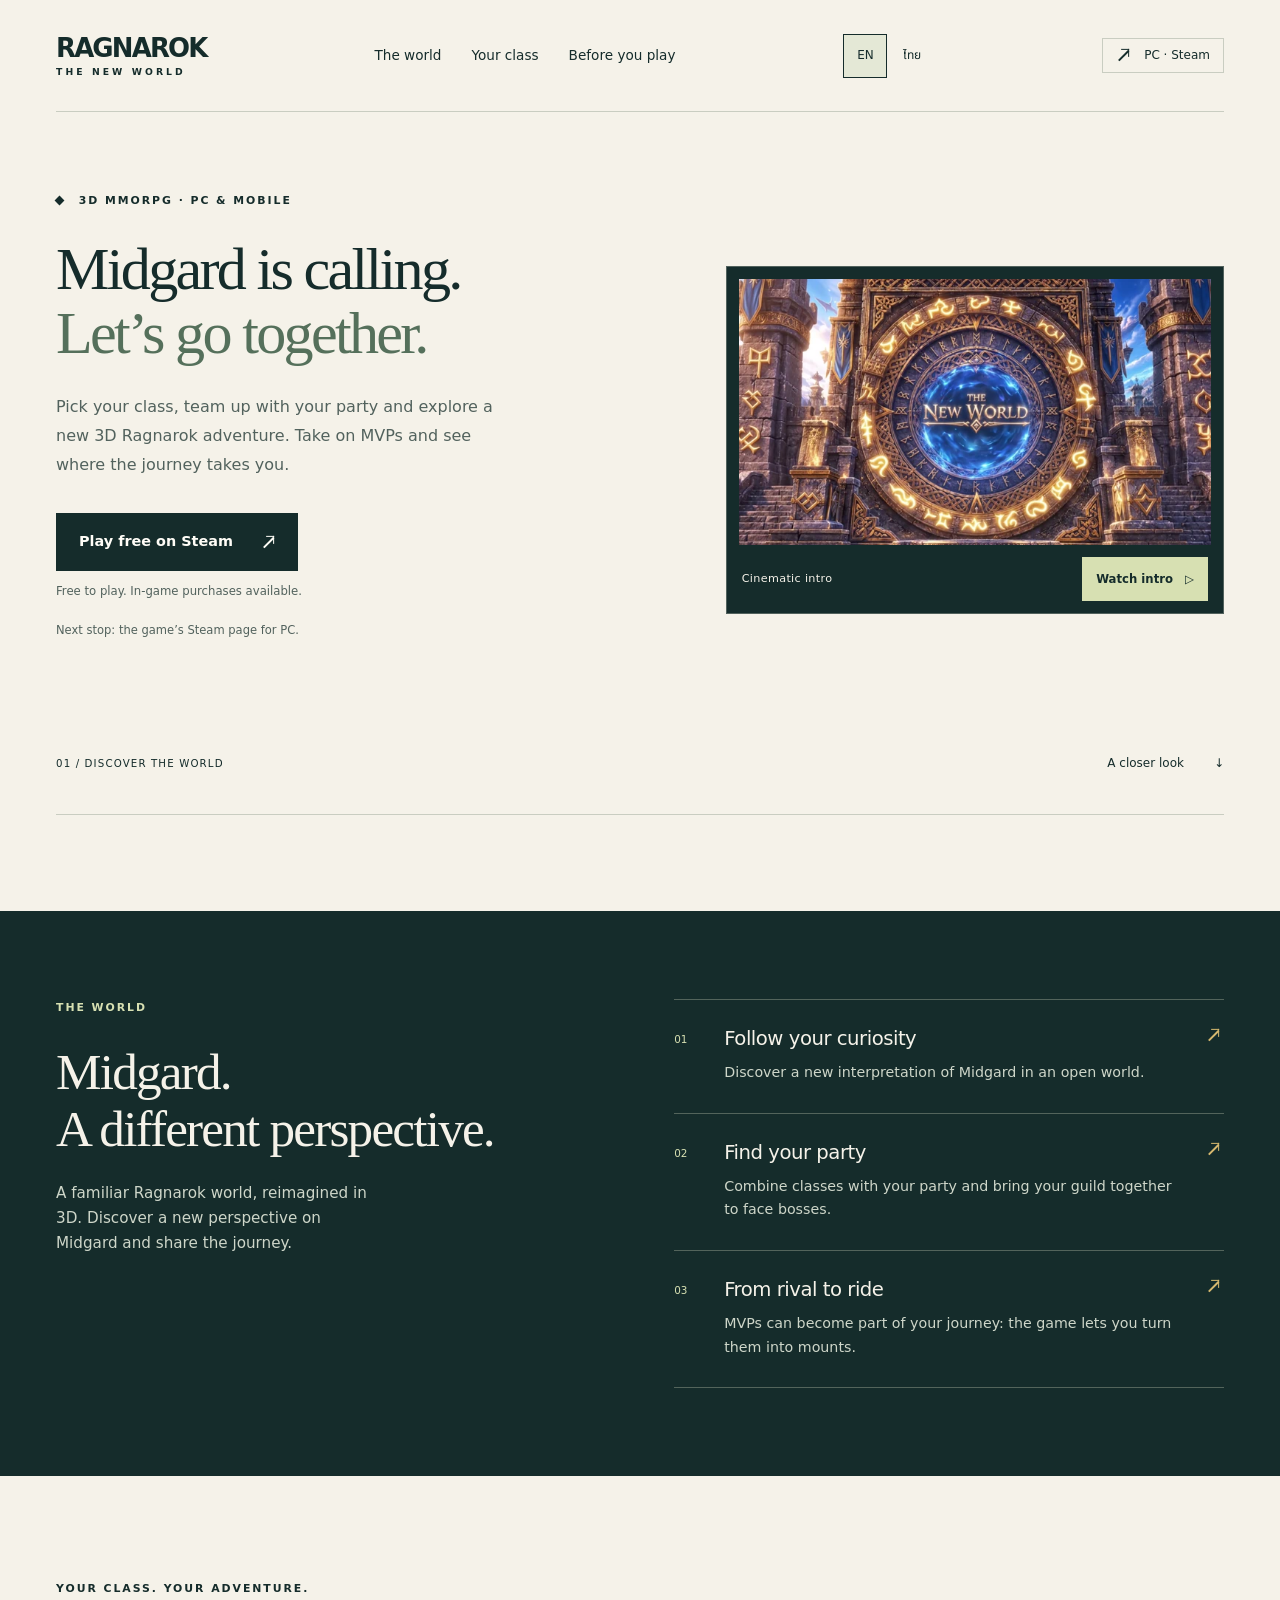
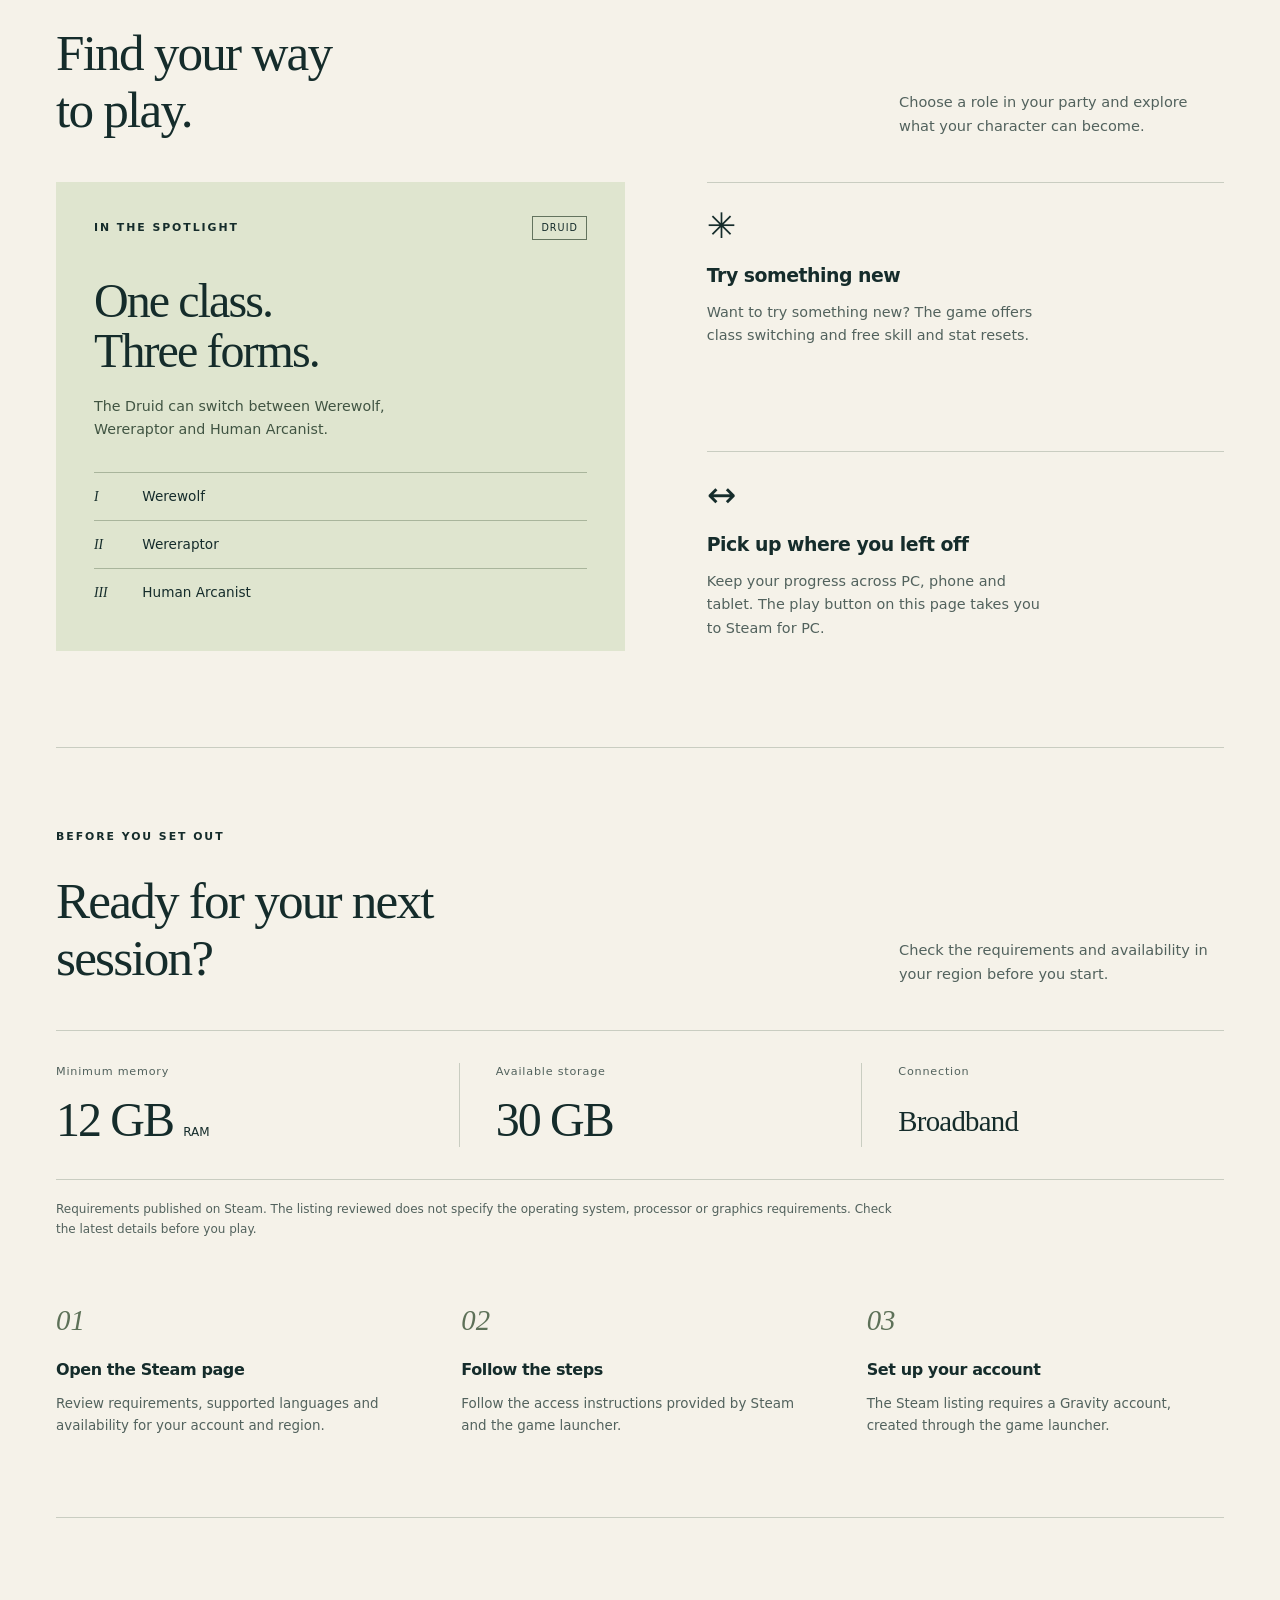
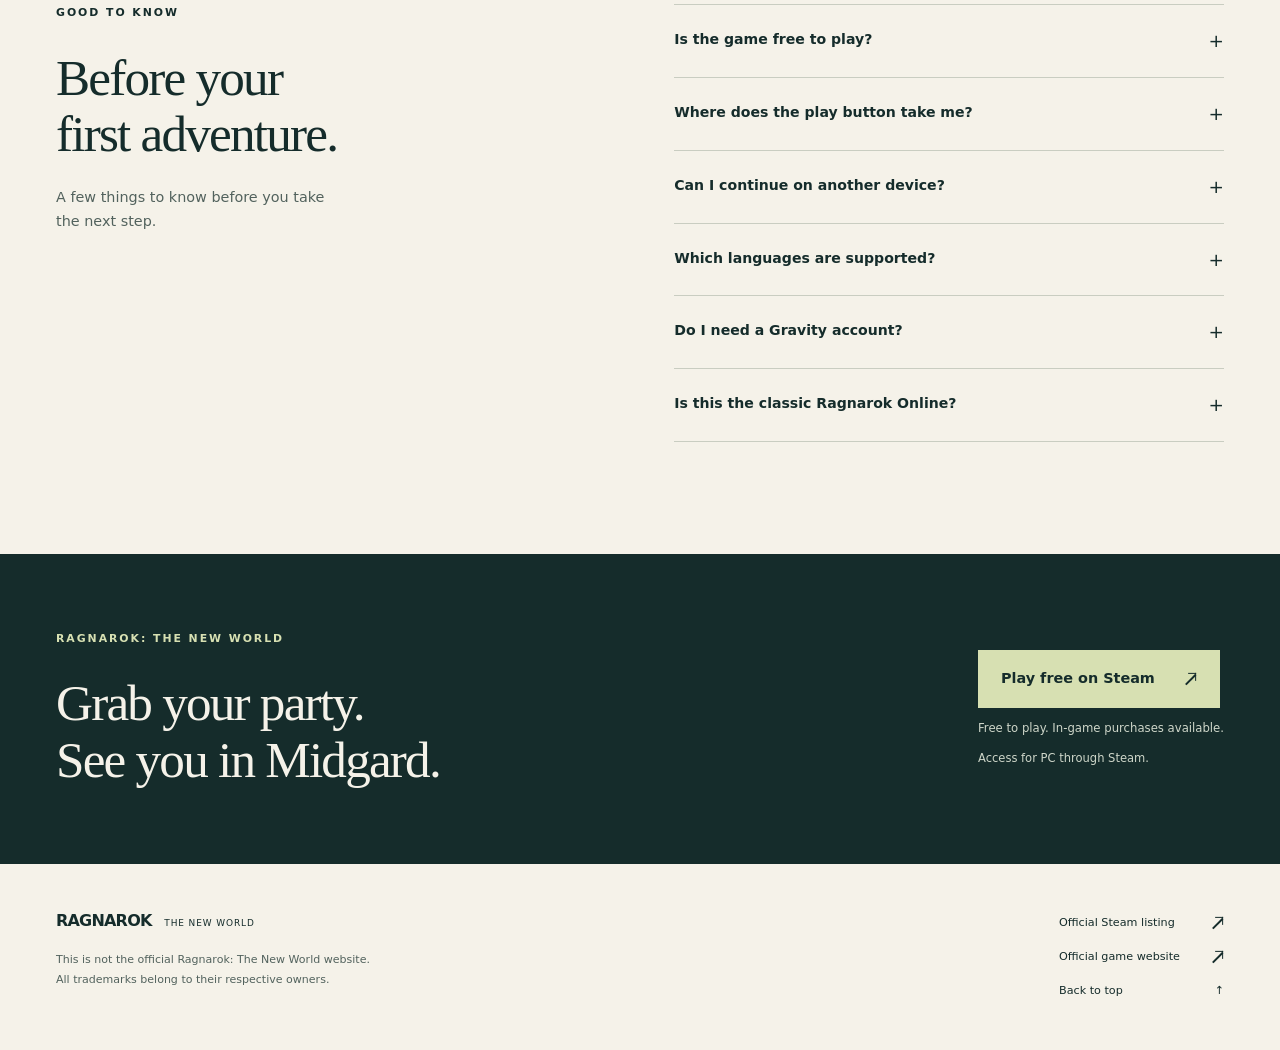
<file: index.html>
<!DOCTYPE html>
<html lang="en">
<head>
  <meta charset="utf-8">
  <meta name="viewport" content="width=device-width, initial-scale=1">
  <meta name="robots" content="noindex, nofollow">
  <meta name="description" content="Explore Midgard in a 3D MMORPG on PC and mobile. Find your class, face MVPs and adventure with friends. Free to play with in-game purchases.">
  <meta name="theme-color" content="#152c2b">
  <meta property="og:title" content="Ragnarok: The New World — MMORPG on PC via Steam">
  <meta property="og:description" content="Explore Midgard in a 3D MMORPG on PC and mobile. Find your class, face MVPs and adventure with friends. Free to play with in-game purchases.">
  <meta property="og:type" content="website">
  <title>Ragnarok: The New World — MMORPG on PC via Steam</title>
  <link rel="icon" type="image/svg+xml" href="assets/favicon.svg">
  <link rel="stylesheet" href="style.css">
  <script src="script.js" defer></script>
</head>
<body>
  <a class="skip-link" href="#contenido">Skip to content</a>
  <header class="site-header wrap">
    <a href="#inicio" class="wordmark"><span>RAGNAROK</span> <span class="wordmark-sub">THE NEW WORLD</span></a>
    <nav aria-label="Main navigation" class="main-nav">
      <a href="#aventura">The world</a>
      <a href="#clases">Your class</a>
      <a href="#antes-de-jugar">Before you play</a>
    </nav>
    <div class="language-switch" role="group" aria-label="Choose language"><a href="index.html" lang="en" hreflang="en" aria-current="page">EN</a><a href="assets/th/index.html" lang="th" hreflang="th" aria-current="false">ไทย</a></div>
    <span class="platform-tag"><span class="arrow-icon" aria-hidden="true"></span> PC · Steam</span>
  </header>
  <main id="contenido">
    <section class="hero wrap" id="inicio" aria-labelledby="hero-title">
      <div class="hero-copy">
        <p class="eyebrow"><span class="tiny-diamond" aria-hidden="true"></span> 3D MMORPG · PC &amp; MOBILE</p>
        <h1 id="hero-title"><span class="sr-only">Ragnarok: The New World. </span>Midgard is calling. <em>Let’s go together.</em></h1>
        <p class="hero-description">Pick your class, team up with your party and explore a new 3D Ragnarok adventure. Take on MVPs and see where the journey takes you.</p>
        <div class="offer-block">
          <a href="#go2offer#" data-offer class="offer-button">Play free on Steam <span class="arrow-icon" aria-hidden="true"></span></a>
          <p class="purchase-note">Free to play. In-game purchases available.</p>
        </div>
        <p class="hero-footnote">Next stop: the game’s Steam page for PC.</p>
      </div>
      <figure class="hero-media" aria-labelledby="hero-media-title">
        <div class="media-frame">
          <picture class="hero-poster">
            <source media="(max-width: 600px)" type="image/webp" srcset="assets/media/hero-poster-640.webp 640w, assets/media/hero-poster-960.webp 960w" sizes="calc(100vw - 58px)">
            <img src="assets/media/hero-poster-1920.webp" srcset="assets/media/hero-poster-640.webp 640w, assets/media/hero-poster-960.webp 960w, assets/media/hero-poster-1280.webp 1280w, assets/media/hero-poster-1920.webp 1920w" sizes="(max-width: 600px) calc(100vw - 58px), (max-width: 800px) calc(43.58vw - 39px), (max-width: 1050px) calc(43.58vw - 54px), (max-width: 1392px) calc(42.66vw - 74px), 520px" width="1920" height="1080" fetchpriority="high" alt="A stone gateway surrounding a glowing blue portal.">
          </picture>
          <video id="hero-video" hidden controls muted playsinline preload="none" width="1920" height="1080" aria-label="Cinematic intro" data-desktop-av1="assets/media/hero-av1.mp4" data-desktop-h264="assets/media/hero-h264.mp4" data-mobile-h264="assets/media/hero-mobile-h264.mp4"></video>
        </div>
        <figcaption><div class="media-caption"><span id="hero-media-title">Cinematic intro</span><button type="button" class="media-toggle" hidden aria-controls="hero-video" data-play="Watch intro" data-pause="Pause intro" data-resume="Resume intro" data-replay="Watch again" data-error="The video could not load. You can still explore the page.">Watch intro <span aria-hidden="true">▷</span></button></div>
        <p class="media-status" role="status" aria-live="polite"></p></figcaption>
      </figure>
      <div class="hero-index"><span>01 / DISCOVER THE WORLD</span><a href="#aventura">A closer look <span aria-hidden="true">↓</span></a></div>
    </section>

    <section class="adventure-section" id="aventura" aria-labelledby="adventure-title">
      <div class="wrap adventure-layout">
        <div class="section-intro"><p class="eyebrow light">THE WORLD</p><h2 id="adventure-title">Midgard.<br>A different perspective.</h2><p>A familiar Ragnarok world, reimagined in 3D. Discover a new perspective on Midgard and share the journey.</p></div>
        <div class="adventure-list">
          <article><span class="list-number" aria-hidden="true">01</span><div><h3>Follow your curiosity</h3><p>Discover a new interpretation of Midgard in an open world.</p></div><span class="list-mark arrow-icon" aria-hidden="true"></span></article>
          <article><span class="list-number" aria-hidden="true">02</span><div><h3>Find your party</h3><p>Combine classes with your party and bring your guild together to face bosses.</p></div><span class="list-mark arrow-icon" aria-hidden="true"></span></article>
          <article><span class="list-number" aria-hidden="true">03</span><div><h3>From rival to ride</h3><p>MVPs can become part of your journey: the game lets you turn them into mounts.</p></div><span class="list-mark arrow-icon" aria-hidden="true"></span></article>
        </div>
      </div>
    </section>

    <section class="classes-section wrap" id="clases" aria-labelledby="classes-title">
      <div class="section-heading"><div><p class="eyebrow">YOUR CLASS. YOUR ADVENTURE.</p><h2 id="classes-title">Find your way<br>to play.</h2></div><p>Choose a role in your party and explore what your character can become.</p></div>
      <div class="class-layout">
        <article class="druid-panel"><div class="panel-top"><span class="eyebrow">IN THE SPOTLIGHT</span><span class="outline-tag">DRUID</span></div><h3>One class.<br>Three forms.</h3><p>The Druid can switch between Werewolf, Wereraptor and Human Arcanist.</p><ul class="form-list" aria-label="Druid forms"><li><span aria-hidden="true">I</span> Werewolf</li><li><span aria-hidden="true">II</span> Wereraptor</li><li><span aria-hidden="true">III</span> Human Arcanist</li></ul></article>
        <div class="class-notes"><article><span class="note-symbol" aria-hidden="true">✳</span><h3>Try something new</h3><p>Want to try something new? The game offers class switching and free skill and stat resets.</p></article><article><span class="note-symbol" aria-hidden="true">↔</span><h3>Pick up where you left off</h3><p>Keep your progress across PC, phone and tablet. The play button on this page takes you to Steam for PC.</p></article></div>
      </div>
    </section>

    <section class="getting-started wrap" id="antes-de-jugar" aria-labelledby="getting-started-title">
      <div class="section-heading"><div><p class="eyebrow">BEFORE YOU SET OUT</p><h2 id="getting-started-title">Ready for your next session?</h2></div><p>Check the requirements and availability in your region before you start.</p></div>
      <dl class="requirements-strip"><div><dt>Minimum memory</dt><dd>12 GB <span>RAM</span></dd></div><div><dt>Available storage</dt><dd>30 GB</dd></div><div><dt>Connection</dt><dd class="text-value">Broadband</dd></div></dl>
      <p class="requirements-note">Requirements published on Steam. The listing reviewed does not specify the operating system, processor or graphics requirements. Check the latest details before you play.</p>
      <ol class="steps"><li><span class="step-number" aria-hidden="true">01</span><h3>Open the Steam page</h3><p>Review requirements, supported languages and availability for your account and region.</p></li><li><span class="step-number" aria-hidden="true">02</span><h3>Follow the steps</h3><p>Follow the access instructions provided by Steam and the game launcher.</p></li><li><span class="step-number" aria-hidden="true">03</span><h3>Set up your account</h3><p>The Steam listing requires a Gravity account, created through the game launcher.</p></li></ol>
    </section>

    <section class="faq-section wrap" aria-labelledby="faq-title">
      <div class="faq-heading"><p class="eyebrow">GOOD TO KNOW</p><h2 id="faq-title">Before your<br>first adventure.</h2><p>A few things to know before you take the next step.</p></div>
      <div class="faq-list">
        <details><summary>Is the game free to play?<span aria-hidden="true">+</span></summary><div class="faq-answer"><p>Yes. Steam lists it as free to play, with in-game purchases. Check the listing for the latest purchase information.</p></div></details>
        <details><summary>Where does the play button take me?<span aria-hidden="true">+</span></summary><div class="faq-answer"><p>The offer is intended for the Ragnarok: The New World page on Steam for PC. There you can review the game information and follow Steam’s instructions.</p></div></details>
        <details><summary>Can I continue on another device?<span aria-hidden="true">+</span></summary><div class="faq-answer"><p>The official description advertises synced progress between PC, phone and tablet. Check the access and compatibility conditions for each version.</p></div></details>
        <details><summary>Which languages are supported?<span aria-hidden="true">+</span></summary><div class="faq-answer"><p>The Steam listing reviewed includes English, Indonesian, Thai and Simplified Chinese. Check Steam for the latest language information.</p></div></details>
        <details><summary>Do I need a Gravity account?<span aria-hidden="true">+</span></summary><div class="faq-answer"><p>The Steam listing requires a Gravity account, created through the game launcher.</p></div></details>
        <details><summary>Is this the classic Ragnarok Online?<span aria-hidden="true">+</span></summary><div class="faq-answer"><p>Ragnarok: The New World is a distinct 3D experience in the Ragnarok universe. It is not presented here as a reproduction of the classic game.</p></div></details>
      </div>
    </section>

    <section class="final-section" aria-labelledby="final-title"><div class="wrap final-layout"><div><p class="eyebrow light">RAGNAROK: THE NEW WORLD</p><h2 id="final-title">Grab your party.<br>See you in Midgard.</h2></div><div class="offer-block"><a href="#go2offer#" data-offer class="offer-button offer-button-light">Play free on Steam <span class="arrow-icon" aria-hidden="true"></span></a><p class="purchase-note">Free to play. In-game purchases available.</p><p class="final-platform">Access for PC through Steam.</p></div></div></section>
  </main>
  <footer class="site-footer wrap"><div><span class="footer-wordmark">RAGNAROK <span>THE NEW WORLD</span></span><p>This is not the official Ragnarok: The New World website.</p><p>All trademarks belong to their respective owners.</p></div><div class="footer-links"><a href="https://store.steampowered.com/app/4212480/?l=english" target="_blank" rel="noopener noreferrer">Official Steam listing <span class="arrow-icon" aria-hidden="true"></span></a><a href="https://gwww.gnjoy.hk/sea_official/" target="_blank" rel="noopener noreferrer">Official game website <span class="arrow-icon" aria-hidden="true"></span></a><a href="#inicio">Back to top <span aria-hidden="true">↑</span></a></div></footer>
</body>
</html>
</file>
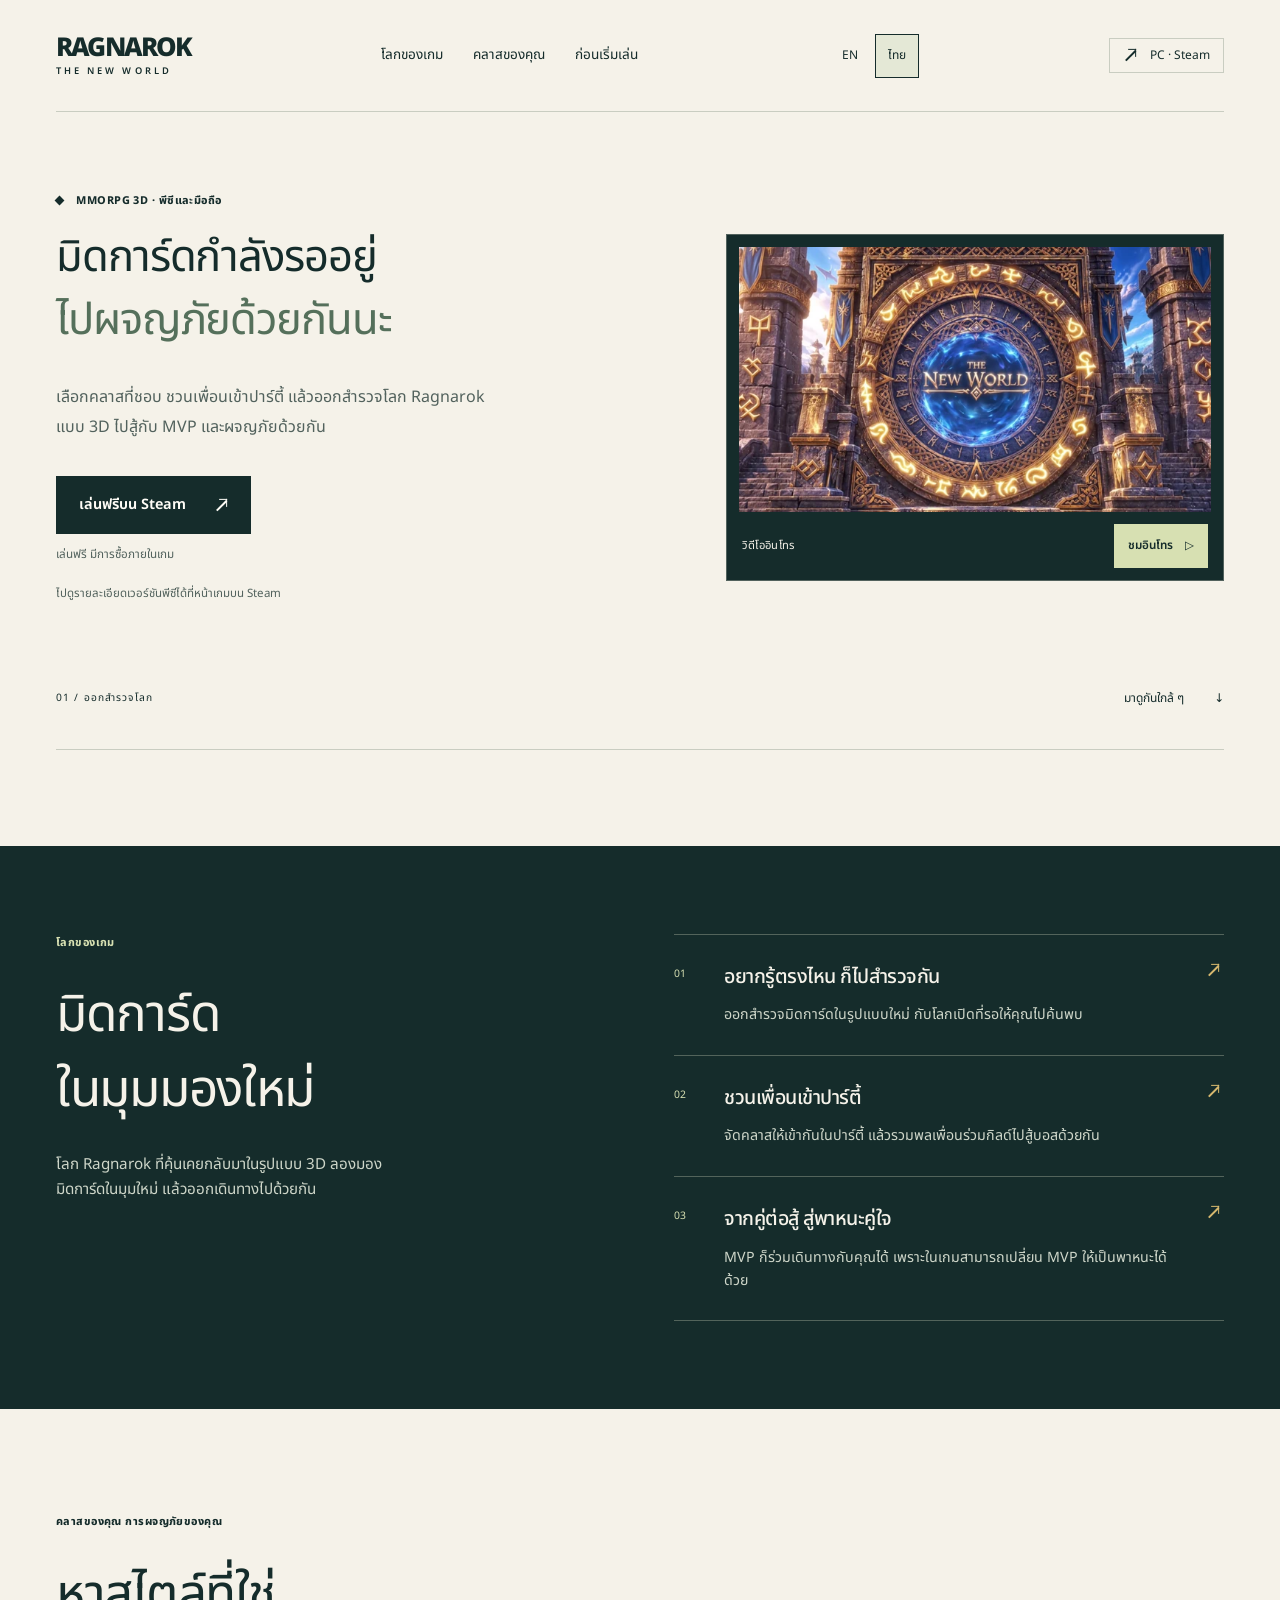
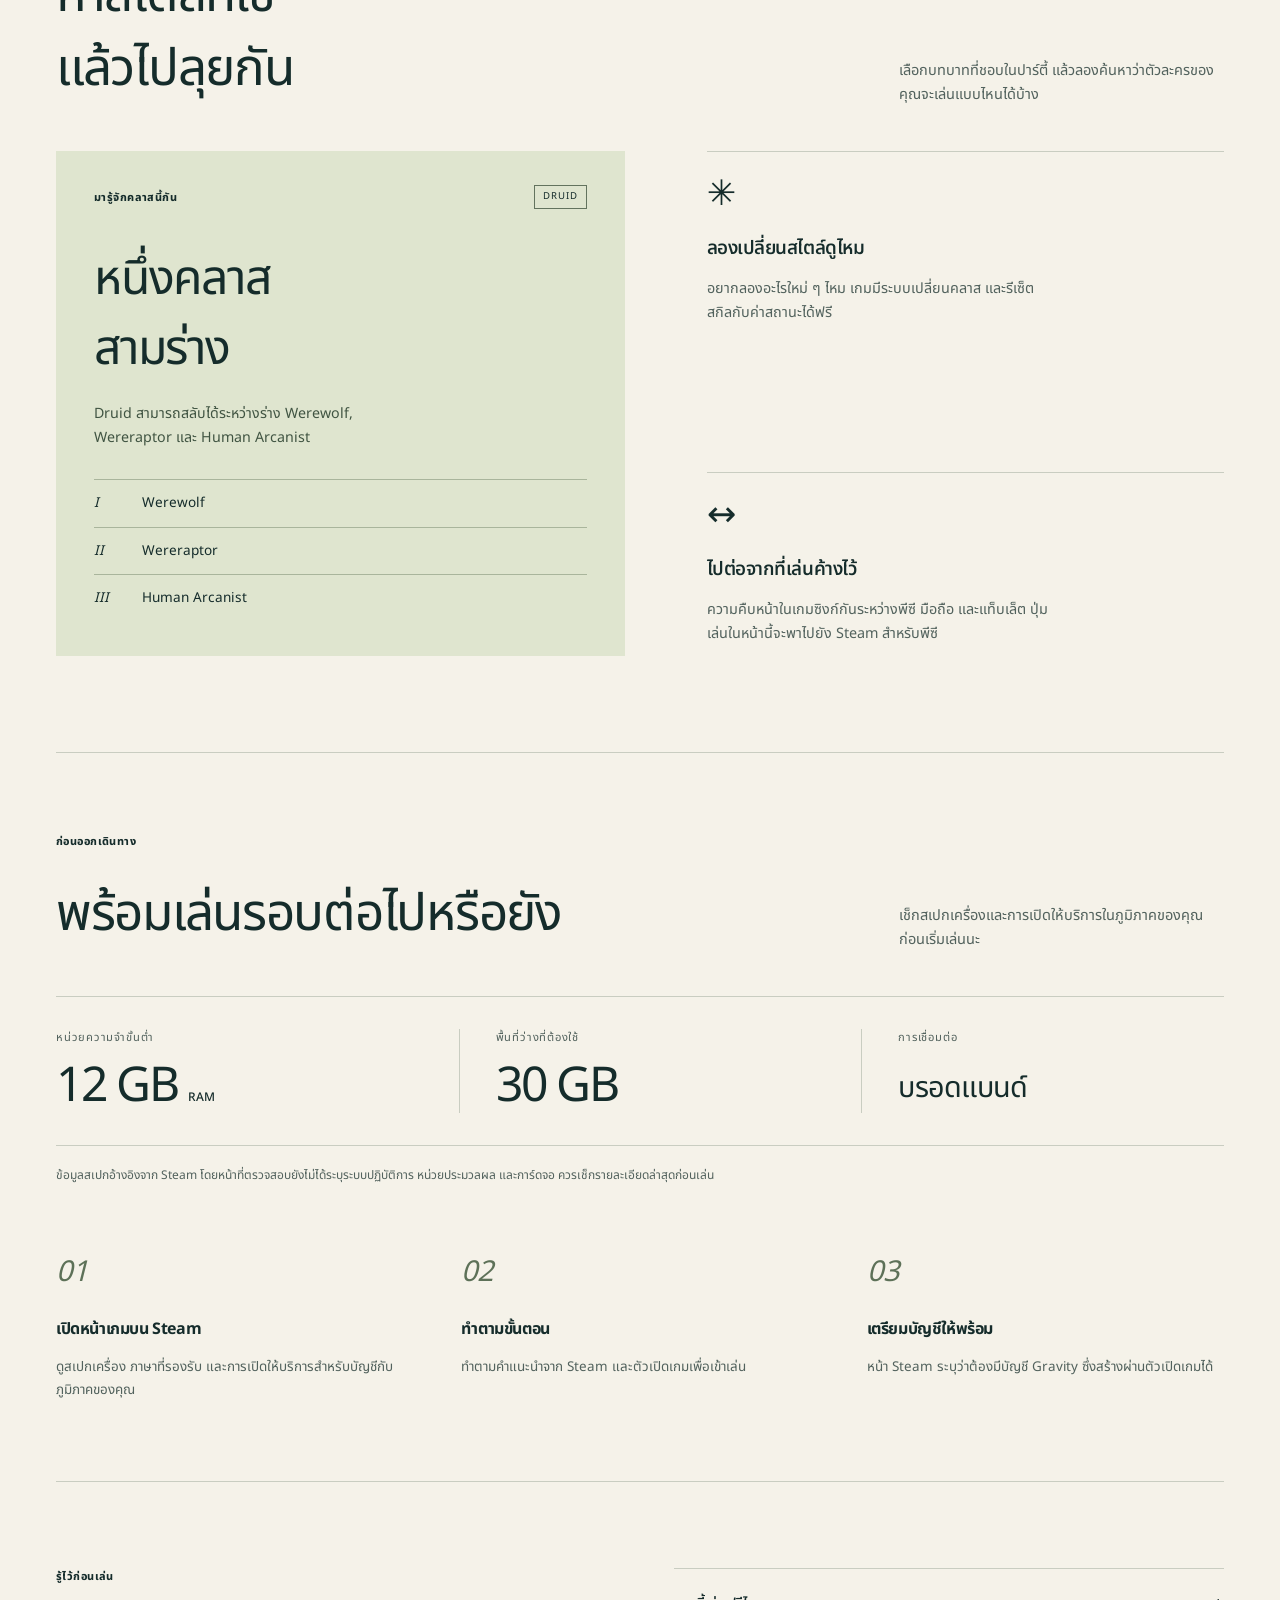
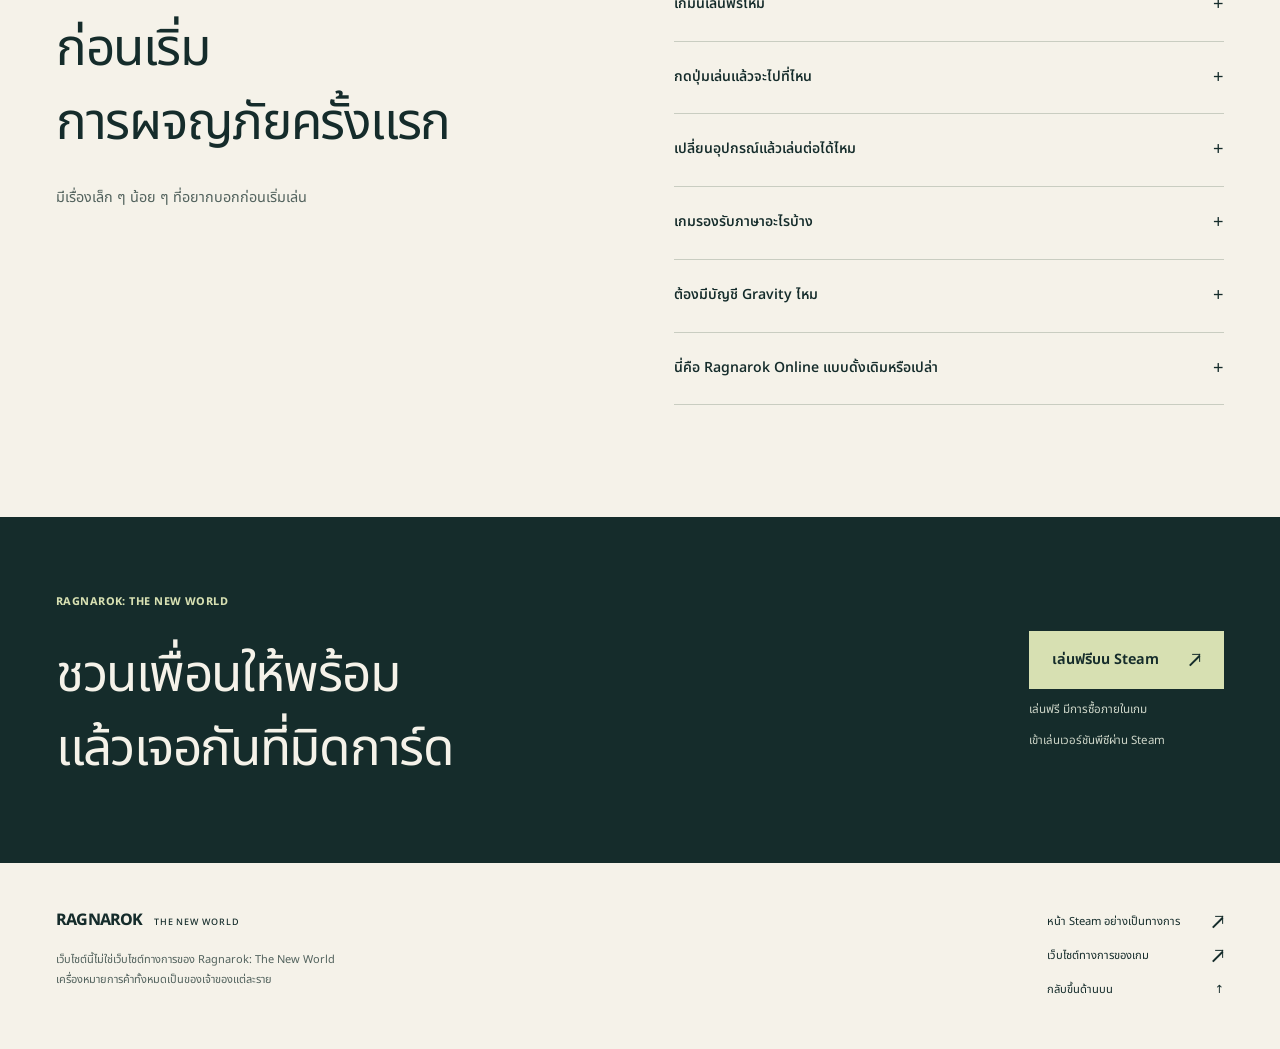
<file: assets/th/index.html>
<!DOCTYPE html>
<html lang="th">
<head>
  <meta charset="utf-8">
  <meta name="viewport" content="width=device-width, initial-scale=1">
  <meta name="robots" content="noindex, nofollow">
  <meta name="description" content="ออกสำรวจมิดการ์ดใน MMORPG แบบ 3D บนพีซีและมือถือ เลือกคลาสที่ชอบ สู้กับ MVP และผจญภัยไปกับเพื่อน เล่นฟรี มีการซื้อภายในเกม">
  <meta name="theme-color" content="#152c2b">
  <meta property="og:title" content="Ragnarok: The New World — MMORPG สำหรับพีซีบน Steam">
  <meta property="og:description" content="ออกสำรวจมิดการ์ดใน MMORPG แบบ 3D บนพีซีและมือถือ เลือกคลาสที่ชอบ สู้กับ MVP และผจญภัยไปกับเพื่อน เล่นฟรี มีการซื้อภายในเกม">
  <meta property="og:type" content="website">
  <title>Ragnarok: The New World — MMORPG สำหรับพีซีบน Steam</title>
  <link rel="icon" type="image/svg+xml" href="../../assets/favicon.svg">
  <link rel="stylesheet" href="../../style.css">
  <script src="../../script.js" defer></script>
</head>
<body>
  <a class="skip-link" href="#contenido">ข้ามไปยังเนื้อหา</a>
  <header class="site-header wrap">
    <a href="#inicio" class="wordmark"><span>RAGNAROK</span> <span class="wordmark-sub">THE NEW WORLD</span></a>
    <nav aria-label="เมนูหลัก" class="main-nav">
      <a href="#aventura">โลกของเกม</a>
      <a href="#clases">คลาสของคุณ</a>
      <a href="#antes-de-jugar">ก่อนเริ่มเล่น</a>
    </nav>
    <div class="language-switch" role="group" aria-label="เลือกภาษา"><a href="../../index.html" lang="en" hreflang="en" aria-current="false">EN</a><a href="index.html" lang="th" hreflang="th" aria-current="page">ไทย</a></div>
    <span class="platform-tag"><span class="arrow-icon" aria-hidden="true"></span> PC · Steam</span>
  </header>
  <main id="contenido">
    <section class="hero wrap" id="inicio" aria-labelledby="hero-title">
      <div class="hero-copy">
        <p class="eyebrow"><span class="tiny-diamond" aria-hidden="true"></span> MMORPG 3D · พีซีและมือถือ</p>
        <h1 id="hero-title"><span class="sr-only">Ragnarok: The New World. </span>มิดการ์ดกำลังรออยู่ <em>ไปผจญภัยด้วยกันนะ</em></h1>
        <p class="hero-description">เลือกคลาสที่ชอบ ชวนเพื่อนเข้าปาร์ตี้ แล้วออกสำรวจโลก Ragnarok แบบ 3D ไปสู้กับ MVP และผจญภัยด้วยกัน</p>
        <div class="offer-block">
          <a href="#go2offer#" data-offer class="offer-button">เล่นฟรีบน Steam <span class="arrow-icon" aria-hidden="true"></span></a>
          <p class="purchase-note">เล่นฟรี มีการซื้อภายในเกม</p>
        </div>
        <p class="hero-footnote">ไปดูรายละเอียดเวอร์ชันพีซีได้ที่หน้าเกมบน Steam</p>
      </div>
      <figure class="hero-media" aria-labelledby="hero-media-title">
        <div class="media-frame">
          <picture class="hero-poster">
            <source media="(max-width: 600px)" type="image/webp" srcset="../../assets/media/hero-poster-640.webp 640w, ../../assets/media/hero-poster-960.webp 960w" sizes="calc(100vw - 58px)">
            <img src="../../assets/media/hero-poster-1920.webp" srcset="../../assets/media/hero-poster-640.webp 640w, ../../assets/media/hero-poster-960.webp 960w, ../../assets/media/hero-poster-1280.webp 1280w, ../../assets/media/hero-poster-1920.webp 1920w" sizes="(max-width: 600px) calc(100vw - 58px), (max-width: 800px) calc(43.58vw - 39px), (max-width: 1050px) calc(43.58vw - 54px), (max-width: 1392px) calc(42.66vw - 74px), 520px" width="1920" height="1080" fetchpriority="high" alt="ซุ้มประตูหินที่ล้อมรอบประตูมิติสีฟ้าเรืองแสง">
          </picture>
          <video id="hero-video" hidden controls muted playsinline preload="none" width="1920" height="1080" aria-label="วิดีโออินโทร" data-desktop-av1="../../assets/media/hero-av1.mp4" data-desktop-h264="../../assets/media/hero-h264.mp4" data-mobile-h264="../../assets/media/hero-mobile-h264.mp4"></video>
        </div>
        <figcaption><div class="media-caption"><span id="hero-media-title">วิดีโออินโทร</span><button type="button" class="media-toggle" hidden aria-controls="hero-video" data-play="ชมอินโทร" data-pause="หยุดวิดีโอชั่วคราว" data-resume="ดูวิดีโอต่อ" data-replay="ดูอีกครั้ง" data-error="ไม่สามารถโหลดวิดีโอได้ แต่ยังดูเนื้อหาในหน้านี้ต่อได้">ชมอินโทร <span aria-hidden="true">▷</span></button></div>
        <p class="media-status" role="status" aria-live="polite"></p></figcaption>
      </figure>
      <div class="hero-index"><span>01 / ออกสำรวจโลก</span><a href="#aventura">มาดูกันใกล้ ๆ <span aria-hidden="true">↓</span></a></div>
    </section>

    <section class="adventure-section" id="aventura" aria-labelledby="adventure-title">
      <div class="wrap adventure-layout">
        <div class="section-intro"><p class="eyebrow light">โลกของเกม</p><h2 id="adventure-title">มิดการ์ด<br>ในมุมมองใหม่</h2><p>โลก Ragnarok ที่คุ้นเคยกลับมาในรูปแบบ 3D ลองมองมิดการ์ดในมุมใหม่ แล้วออกเดินทางไปด้วยกัน</p></div>
        <div class="adventure-list">
          <article><span class="list-number" aria-hidden="true">01</span><div><h3>อยากรู้ตรงไหน ก็ไปสำรวจกัน</h3><p>ออกสำรวจมิดการ์ดในรูปแบบใหม่ กับโลกเปิดที่รอให้คุณไปค้นพบ</p></div><span class="list-mark arrow-icon" aria-hidden="true"></span></article>
          <article><span class="list-number" aria-hidden="true">02</span><div><h3>ชวนเพื่อนเข้าปาร์ตี้</h3><p>จัดคลาสให้เข้ากันในปาร์ตี้ แล้วรวมพลเพื่อนร่วมกิลด์ไปสู้บอสด้วยกัน</p></div><span class="list-mark arrow-icon" aria-hidden="true"></span></article>
          <article><span class="list-number" aria-hidden="true">03</span><div><h3>จากคู่ต่อสู้ สู่พาหนะคู่ใจ</h3><p>MVP ก็ร่วมเดินทางกับคุณได้ เพราะในเกมสามารถเปลี่ยน MVP ให้เป็นพาหนะได้ด้วย</p></div><span class="list-mark arrow-icon" aria-hidden="true"></span></article>
        </div>
      </div>
    </section>

    <section class="classes-section wrap" id="clases" aria-labelledby="classes-title">
      <div class="section-heading"><div><p class="eyebrow">คลาสของคุณ การผจญภัยของคุณ</p><h2 id="classes-title">หาสไตล์ที่ใช่<br>แล้วไปลุยกัน</h2></div><p>เลือกบทบาทที่ชอบในปาร์ตี้ แล้วลองค้นหาว่าตัวละครของคุณจะเล่นแบบไหนได้บ้าง</p></div>
      <div class="class-layout">
        <article class="druid-panel"><div class="panel-top"><span class="eyebrow">มารู้จักคลาสนี้กัน</span><span class="outline-tag">DRUID</span></div><h3>หนึ่งคลาส<br>สามร่าง</h3><p>Druid สามารถสลับได้ระหว่างร่าง Werewolf, Wereraptor และ Human Arcanist</p><ul class="form-list" aria-label="ร่างของ Druid"><li><span aria-hidden="true">I</span> Werewolf</li><li><span aria-hidden="true">II</span> Wereraptor</li><li><span aria-hidden="true">III</span> Human Arcanist</li></ul></article>
        <div class="class-notes"><article><span class="note-symbol" aria-hidden="true">✳</span><h3>ลองเปลี่ยนสไตล์ดูไหม</h3><p>อยากลองอะไรใหม่ ๆ ไหม เกมมีระบบเปลี่ยนคลาส และรีเซ็ตสกิลกับค่าสถานะได้ฟรี</p></article><article><span class="note-symbol" aria-hidden="true">↔</span><h3>ไปต่อจากที่เล่นค้างไว้</h3><p>ความคืบหน้าในเกมซิงก์กันระหว่างพีซี มือถือ และแท็บเล็ต ปุ่มเล่นในหน้านี้จะพาไปยัง Steam สำหรับพีซี</p></article></div>
      </div>
    </section>

    <section class="getting-started wrap" id="antes-de-jugar" aria-labelledby="getting-started-title">
      <div class="section-heading"><div><p class="eyebrow">ก่อนออกเดินทาง</p><h2 id="getting-started-title">พร้อมเล่นรอบต่อไปหรือยัง</h2></div><p>เช็กสเปกเครื่องและการเปิดให้บริการในภูมิภาคของคุณก่อนเริ่มเล่นนะ</p></div>
      <dl class="requirements-strip"><div><dt>หน่วยความจำขั้นต่ำ</dt><dd>12 GB <span>RAM</span></dd></div><div><dt>พื้นที่ว่างที่ต้องใช้</dt><dd>30 GB</dd></div><div><dt>การเชื่อมต่อ</dt><dd class="text-value">บรอดแบนด์</dd></div></dl>
      <p class="requirements-note">ข้อมูลสเปกอ้างอิงจาก Steam โดยหน้าที่ตรวจสอบยังไม่ได้ระบุระบบปฏิบัติการ หน่วยประมวลผล และการ์ดจอ ควรเช็กรายละเอียดล่าสุดก่อนเล่น</p>
      <ol class="steps"><li><span class="step-number" aria-hidden="true">01</span><h3>เปิดหน้าเกมบน Steam</h3><p>ดูสเปกเครื่อง ภาษาที่รองรับ และการเปิดให้บริการสำหรับบัญชีกับภูมิภาคของคุณ</p></li><li><span class="step-number" aria-hidden="true">02</span><h3>ทำตามขั้นตอน</h3><p>ทำตามคำแนะนำจาก Steam และตัวเปิดเกมเพื่อเข้าเล่น</p></li><li><span class="step-number" aria-hidden="true">03</span><h3>เตรียมบัญชีให้พร้อม</h3><p>หน้า Steam ระบุว่าต้องมีบัญชี Gravity ซึ่งสร้างผ่านตัวเปิดเกมได้</p></li></ol>
    </section>

    <section class="faq-section wrap" aria-labelledby="faq-title">
      <div class="faq-heading"><p class="eyebrow">รู้ไว้ก่อนเล่น</p><h2 id="faq-title">ก่อนเริ่ม<br>การผจญภัยครั้งแรก</h2><p>มีเรื่องเล็ก ๆ น้อย ๆ ที่อยากบอกก่อนเริ่มเล่น</p></div>
      <div class="faq-list">
        <details><summary>เกมนี้เล่นฟรีไหม<span aria-hidden="true">+</span></summary><div class="faq-answer"><p>เล่นฟรีได้ โดย Steam ระบุว่ามีการซื้อภายในเกมด้วย ลองดูข้อมูลการซื้อล่าสุดที่หน้าเกมบน Steam นะ</p></div></details>
        <details><summary>กดปุ่มเล่นแล้วจะไปที่ไหน<span aria-hidden="true">+</span></summary><div class="faq-answer"><p>ปุ่มนี้มีไว้เพื่อไปยังหน้า Ragnarok: The New World บน Steam สำหรับพีซี คุณสามารถดูรายละเอียดเกมและทำตามขั้นตอนของ Steam ได้จากที่นั่น</p></div></details>
        <details><summary>เปลี่ยนอุปกรณ์แล้วเล่นต่อได้ไหม<span aria-hidden="true">+</span></summary><div class="faq-answer"><p>คำอธิบายอย่างเป็นทางการระบุว่าความคืบหน้าซิงก์กันระหว่างพีซี มือถือ และแท็บเล็ต อย่าลืมเช็กเงื่อนไขการเข้าเล่นและอุปกรณ์ที่รองรับของแต่ละเวอร์ชัน</p></div></details>
        <details><summary>เกมรองรับภาษาอะไรบ้าง<span aria-hidden="true">+</span></summary><div class="faq-answer"><p>หน้า Steam ที่ตรวจสอบระบุว่ารองรับภาษาอังกฤษ อินโดนีเซีย ไทย และจีนตัวย่อ เช็กข้อมูลภาษาล่าสุดได้บน Steam</p></div></details>
        <details><summary>ต้องมีบัญชี Gravity ไหม<span aria-hidden="true">+</span></summary><div class="faq-answer"><p>หน้า Steam ระบุว่าต้องมีบัญชี Gravity ซึ่งสร้างผ่านตัวเปิดเกมได้</p></div></details>
        <details><summary>นี่คือ Ragnarok Online แบบดั้งเดิมหรือเปล่า<span aria-hidden="true">+</span></summary><div class="faq-answer"><p>Ragnarok: The New World เป็นอีกประสบการณ์หนึ่งในจักรวาล Ragnarok ที่นำเสนอในรูปแบบ 3D หน้านี้ไม่ได้อ้างว่าเป็นการจำลองเกมดั้งเดิม</p></div></details>
      </div>
    </section>

    <section class="final-section" aria-labelledby="final-title"><div class="wrap final-layout"><div><p class="eyebrow light">RAGNAROK: THE NEW WORLD</p><h2 id="final-title">ชวนเพื่อนให้พร้อม<br>แล้วเจอกันที่มิดการ์ด</h2></div><div class="offer-block"><a href="#go2offer#" data-offer class="offer-button offer-button-light">เล่นฟรีบน Steam <span class="arrow-icon" aria-hidden="true"></span></a><p class="purchase-note">เล่นฟรี มีการซื้อภายในเกม</p><p class="final-platform">เข้าเล่นเวอร์ชันพีซีผ่าน Steam</p></div></div></section>
  </main>
  <footer class="site-footer wrap"><div><span class="footer-wordmark">RAGNAROK <span>THE NEW WORLD</span></span><p>เว็บไซต์นี้ไม่ใช่เว็บไซต์ทางการของ Ragnarok: The New World</p><p>เครื่องหมายการค้าทั้งหมดเป็นของเจ้าของแต่ละราย</p></div><div class="footer-links"><a href="https://store.steampowered.com/app/4212480/?l=thai" target="_blank" rel="noopener noreferrer">หน้า Steam อย่างเป็นทางการ <span class="arrow-icon" aria-hidden="true"></span></a><a href="https://gwww.gnjoy.hk/sea_official/" target="_blank" rel="noopener noreferrer">เว็บไซต์ทางการของเกม <span class="arrow-icon" aria-hidden="true"></span></a><a href="#inicio">กลับขึ้นด้านบน <span aria-hidden="true">↑</span></a></div></footer>
</body>
</html>
</file>
<file: style.css>
:root{color-scheme:light;--paper:#f5f2e9;--ink:#152c2b;--muted:#52625d;--line:#c9cdc1;--green:#d7e0b2;--gold:#d7b96f;--white:#fffdf7;--serif:Georgia,'Times New Roman',serif;--sans:system-ui,-apple-system,BlinkMacSystemFont,'Segoe UI',sans-serif;--max:1280px}
*{box-sizing:border-box}html{scroll-behavior:smooth;scroll-padding-top:24px}body{margin:0;background:var(--paper);color:var(--ink);font:16px/1.65 var(--sans);-webkit-font-smoothing:antialiased}a{color:inherit;text-underline-offset:.3em}button,a,summary{-webkit-tap-highlight-color:transparent}a:focus-visible,summary:focus-visible{outline:3px solid #93601b;outline-offset:6px;border-radius:2px}::selection{background:var(--green);color:var(--ink)}h1,h2,h3,p{margin-top:0}h1,h2,h3{line-height:1.08}p{margin-bottom:0}h2{font:400 clamp(2.15rem,4vw,3.75rem)/1.1 var(--serif);letter-spacing:-.035em;margin-bottom:24px}h3{font-size:1.2rem;letter-spacing:-.025em}em{font-style:normal}.wrap{width:min(var(--max),calc(100% - 112px));margin-inline:auto}.sr-only{position:absolute;width:1px;height:1px;margin:-1px;padding:0;overflow:hidden;clip-path:inset(50%);white-space:nowrap;border:0}.skip-link{position:absolute;top:8px;left:8px;z-index:3;transform:translateY(-180%);background:var(--white);padding:12px 20px;font-weight:700}.skip-link:focus{transform:none}.site-header{min-height:112px;display:flex;align-items:center;justify-content:space-between;gap:30px;border-bottom:1px solid var(--line)}.wordmark{text-decoration:none;display:grid;font-size:1.62rem;font-weight:850;line-height:1.05;letter-spacing:-.07em}.wordmark-sub{margin-top:5px;font-size:.58rem;letter-spacing:.33em;font-weight:600}.site-header nav{display:flex;gap:30px}.site-header nav a{font-size:.85rem;text-decoration:none;display:flex;align-items:center;min-height:44px}.site-header nav a:hover{box-shadow:inset 0 -1px var(--ink)}.platform-tag{border:1px solid var(--line);padding:7px 13px;font-size:.75rem;white-space:nowrap}.platform-tag span{margin-right:10px}.eyebrow{font-size:.68rem;line-height:1.6;letter-spacing:.18em;font-weight:750;margin-bottom:28px}.tiny-diamond{display:inline-block;width:7px;height:7px;background:var(--ink);transform:rotate(45deg);margin-right:10px}.hero{display:grid;grid-template-columns:1.18fr 1fr;column-gap:7%;padding-top:72px}.hero-copy{padding-block:8px 56px;align-self:center}h1{font:400 clamp(2.8rem,4.7vw,4.65rem)/1.06 var(--serif);letter-spacing:-.045em;max-width:650px;margin-bottom:28px}h1 em{display:block;color:#55705b}.hero-description{max-width:460px;color:var(--muted);font-size:1rem;line-height:1.8}.offer-block{margin-top:34px}.offer-button{display:inline-flex;gap:28px;align-items:center;justify-content:space-between;min-height:58px;background:var(--ink);color:var(--white);text-decoration:none;font-weight:650;font-size:.9rem;padding:15px 22px;border:1px solid var(--ink);transition:background-color .2s,color .2s}.offer-button:hover{background:#2c4a40}.offer-button span{font-size:1.3rem;line-height:1}.purchase-note{font-size:.73rem;margin-top:12px;line-height:1.5;color:var(--muted)}.hero-footnote{font-size:.72rem;color:var(--muted);margin-top:20px}.type-composition{position:relative;min-height:480px;background:var(--ink);color:var(--paper);padding:24px 28px;isolation:isolate;display:flex;flex-direction:column;justify-content:space-between;overflow:hidden}.composition-top{display:flex;justify-content:space-between;gap:12px;font-size:.51rem;letter-spacing:.18em;position:relative;z-index:1}.type-orbit{position:absolute;inset:20% 6% 16%;border:1px solid #4a6155;border-radius:50%;transform:rotate(-30deg);z-index:-1}.type-orbit::after{content:'';position:absolute;inset:18%;border:1px solid #4a6155;border-radius:50%}.orbit-point{position:absolute;left:8%;top:17%;width:10px;height:10px;background:var(--gold);border-radius:50%}.orbit-label{position:absolute;right:-64px;top:60%;font-size:.49rem;letter-spacing:.2em;transform:rotate(90deg);color:var(--green)}.type-world{font-family:var(--serif);font-size:clamp(4.8rem,8.5vw,8rem);line-height:.84;letter-spacing:-.075em;display:grid;margin-top:30px}.type-world>span:first-child{font-style:italic;font-size:.9em}.gold-period{color:var(--gold)}.composition-bottom{display:flex;justify-content:space-between;align-items:end;font-size:.59rem;letter-spacing:.12em;line-height:1.7}.compass{font-size:3.2rem;line-height:1;color:var(--gold)}.hero-index{grid-column:1/-1;display:flex;align-items:center;justify-content:space-between;border-bottom:1px solid var(--line);padding:28px 0;margin-top:18px;font-size:.64rem;letter-spacing:.11em}.hero-index a{display:flex;align-items:center;gap:30px;min-height:44px;text-decoration:none;letter-spacing:0;font-size:.75rem}.hero-index a:hover{text-decoration:underline}.adventure-section{margin-top:96px;background:var(--ink);color:var(--paper);padding-block:88px}.adventure-layout{display:grid;grid-template-columns:1fr 1.15fr;gap:12%}.light{color:var(--green)}.section-intro>p:last-child{max-width:330px;color:#ced6c9;font-size:.95rem}.adventure-list article{display:grid;grid-template-columns:32px 1fr 18px;gap:18px;padding:28px 0;border-top:1px solid #53645b}.adventure-list article:last-child{border-bottom:1px solid #53645b}.adventure-list h3{font-weight:500;font-size:1.23rem;margin-bottom:12px}.adventure-list p{color:#ced6c9;font-size:.89rem}.list-number{font-size:.65rem;color:var(--green);padding-top:3px}.list-mark{color:var(--gold)}.classes-section{padding-block:104px 96px}.section-heading{display:flex;align-items:end;justify-content:space-between;gap:44px;margin-bottom:44px}.section-heading h2{margin-bottom:0}.section-heading>p{color:var(--muted);max-width:325px;font-size:.91rem}.class-layout{display:grid;grid-template-columns:1.1fr 1fr;gap:7%}.druid-panel{padding:34px 38px;background:#dfe5cf}.panel-top{display:flex;justify-content:space-between;align-items:center;gap:15px}.panel-top .eyebrow{margin-bottom:0}.outline-tag{font-size:.6rem;border:1px solid #63735e;padding:3px 8px;letter-spacing:.11em}.druid-panel h3{font:400 3rem/1.05 var(--serif);letter-spacing:-.04em;margin-block:36px 18px}.druid-panel>p{font-size:.89rem;max-width:340px;color:#405442}.form-list{padding:0;list-style:none;margin:30px 0 0}.form-list li{border-top:1px solid #a9b59c;padding:12px 0;font-size:.85rem}.form-list li>span{display:inline-block;width:44px;font-family:var(--serif);font-style:italic}.class-notes{padding-block:0;display:grid;align-content:space-between;gap:30px}.class-notes article{border-top:1px solid var(--line);padding:25px 0 10px}.note-symbol{display:block;font-size:2.2rem;line-height:1;margin-bottom:22px}.class-notes h3{margin-bottom:15px;font-size:1.18rem;font-weight:550}.class-notes p{color:var(--muted);font-size:.9rem;max-width:350px}.getting-started{padding-block:80px;border-top:1px solid var(--line)}.getting-started h2{max-width:540px}.requirements-strip{display:grid;grid-template-columns:1fr 1fr 1fr;margin:0;border-top:1px solid var(--line);border-bottom:1px solid var(--line);padding-block:32px;gap:40px}.requirements-strip>div+div{border-left:1px solid var(--line);padding-left:36px}.requirements-strip dt{font-size:.7rem;letter-spacing:.07em;color:var(--muted);margin-bottom:13px}.requirements-strip dd{margin:0;font:400 3rem/1.1 var(--serif);letter-spacing:-.04em}.requirements-strip dd span{font:500 .75rem var(--sans);letter-spacing:0}.requirements-strip .text-value{font-size:1.8rem;padding-top:12px;letter-spacing:-.025em}.requirements-note{font-size:.75rem;color:var(--muted);max-width:850px;margin-top:20px}.steps{list-style:none;margin:64px 0 0;padding:0;display:grid;grid-template-columns:repeat(3,1fr);gap:48px}.step-number{display:block;font:italic 1.8rem var(--serif);margin-bottom:24px;color:#5d7158}.steps h3{font-size:1rem;margin-bottom:15px}.steps p{font-size:.84rem;color:var(--muted)}.faq-section{display:grid;grid-template-columns:1fr 1.15fr;gap:12%;border-top:1px solid var(--line);padding-block:86px 112px}.faq-heading>p:last-child{color:var(--muted);max-width:270px;font-size:.9rem}.faq-list details{border-bottom:1px solid var(--line)}.faq-list details:first-child{border-top:1px solid var(--line)}.faq-list summary{list-style:none;cursor:pointer;display:flex;justify-content:space-between;gap:22px;padding-block:23px;font-size:.88rem;font-weight:550;min-height:64px}.faq-list summary::-webkit-details-marker{display:none}.faq-list summary span{font-size:1.15rem;font-weight:400;line-height:1.4}.faq-list details[open] summary span{transform:rotate(45deg)}.faq-answer{padding:0 32px 24px 0;color:var(--muted);font-size:.85rem}.final-section{background:var(--ink);color:var(--paper);padding-block:76px}.final-layout{display:flex;align-items:center;justify-content:space-between;gap:50px}.final-layout h2{margin:0;font-size:clamp(2.4rem,4vw,3.6rem)}.final-layout .offer-block{margin:0;flex-shrink:0}.offer-button-light{background:var(--green);color:var(--ink);border-color:var(--green)}.offer-button-light:hover{background:#edf0d7}.final-layout .purchase-note{color:#ced6c9}.final-platform{font-size:.72rem;color:#ced6c9;margin-top:12px}.site-footer{display:flex;justify-content:space-between;gap:40px;padding-block:44px}.footer-wordmark{font-size:1rem;font-weight:750;letter-spacing:-.05em;display:block;margin-bottom:16px}.footer-wordmark>span{font-size:.56rem;letter-spacing:.1em;font-weight:500;margin-left:8px}.site-footer p{font-size:.69rem;line-height:1.8;color:var(--muted)}.footer-links{display:grid;gap:4px;align-content:start}.footer-links a{font-size:.7rem;text-decoration:none;min-height:30px;display:flex;align-items:center;justify-content:space-between;gap:30px}.footer-links a:hover{text-decoration:underline}
@media(min-width:1600px){.hero{padding-top:84px}.hero-copy{padding-bottom:70px}.type-composition{min-height:560px}}
@media(max-width:1050px){.wrap{width:calc(100% - 64px)}.site-header nav{gap:20px}.hero{column-gap:5%;padding-top:54px}h1{font-size:3.4rem}.type-composition{min-height:470px;padding:24px}.type-world{font-size:6rem}.composition-top{flex-direction:column;gap:2px}.adventure-layout,.faq-section{gap:8%}.section-heading{gap:25px}.druid-panel{padding:28px}.requirements-strip{gap:25px}.requirements-strip>div+div{padding-left:25px}.requirements-strip .text-value{font-size:1.5rem}.steps{gap:26px}}
@media(max-width:800px){.wrap{width:calc(100% - 48px)}.site-header{min-height:88px;gap:20px}.wordmark{font-size:1.4rem}.site-header nav{gap:16px}.site-header nav a{font-size:.75rem}.platform-tag{display:none}.hero{padding-top:46px}.hero-copy{padding-bottom:26px}h1{font-size:2.9rem}.hero-description{font-size:.9rem}.type-composition{min-height:455px;padding:20px}.type-world{font-size:4.9rem}.orbit-label{display:none}.eyebrow{font-size:.6rem;margin-bottom:22px}.hero-footnote{max-width:230px}.hero-index{padding-block:18px}.adventure-section{margin-top:64px;padding-block:64px}.adventure-layout{grid-template-columns:1fr;gap:40px}.section-intro{max-width:520px}.section-intro>p:last-child{max-width:450px}.adventure-list article{grid-template-columns:32px 1fr 18px;padding-block:23px}.classes-section{padding-block:70px}.section-heading{align-items:start}.section-heading>p{max-width:240px;font-size:.84rem}.class-layout{gap:5%}.druid-panel h3{font-size:2.5rem}.form-list li{font-size:.76rem}.class-notes h3{font-size:1.02rem}.class-notes p{font-size:.82rem}.getting-started{padding-block:65px}.requirements-strip dd{font-size:2.4rem}.requirements-strip .text-value{font-size:1.3rem}.requirements-strip{gap:15px}.requirements-strip>div+div{padding-left:15px}.steps{gap:22px}.steps h3{line-height:1.35}.faq-section{padding-block:60px 75px;gap:7%;grid-template-columns:1fr 1.2fr}.faq-list summary{font-size:.8rem}.final-section{padding-block:60px}.final-layout{gap:24px}.final-layout h2{font-size:2.5rem}.offer-button{font-size:.83rem;gap:18px;padding-inline:17px}.site-footer{padding-block:35px}.footer-links a{min-height:44px}}
@media(max-width:600px){html{scroll-padding-top:16px}.wrap{width:calc(100% - 40px)}.site-header{min-height:82px;align-items:center;gap:15px}.wordmark{font-size:1.35rem}.wordmark-sub{font-size:.49rem}.site-header nav{gap:4px}.site-header nav a{font-size:.68rem;padding-inline:8px;white-space:nowrap}.site-header nav a:first-child{display:none}.hero{display:flex;flex-direction:column;gap:0;padding-top:38px}.hero-copy{padding:0}.hero .eyebrow{font-size:.6rem;letter-spacing:.12em;margin-bottom:22px}h1{font-size:clamp(2.5rem,11vw,3.3rem);letter-spacing:-.05em;margin-bottom:22px;max-width:420px}.hero-description{max-width:450px;font-size:.9rem;line-height:1.75}.offer-block{margin-top:26px}.offer-button{width:100%;min-height:58px;font-size:.9rem;padding-inline:20px}.purchase-note{font-size:.71rem;margin-top:10px}.hero-footnote{margin-top:17px;max-width:none;font-size:.66rem}.type-composition{min-height:360px;margin-top:36px;padding:23px}.composition-top{flex-direction:row;font-size:.48rem}.type-world{font-size:5.8rem}.composition-bottom{font-size:.52rem}.type-orbit{inset:14% 10% 12%}.hero-index{margin-top:20px;gap:20px;font-size:.53rem;padding-block:14px}.hero-index a{font-size:.67rem;gap:14px}.adventure-section{margin-top:48px;padding-block:52px}.adventure-layout{gap:30px}h2{font-size:2.5rem;margin-bottom:20px}.section-intro>p:last-child{font-size:.88rem}.adventure-list article{gap:12px;grid-template-columns:22px 1fr 14px}.adventure-list h3{font-size:1.1rem}.adventure-list p{font-size:.85rem}.classes-section{padding-block:55px}.section-heading{display:block;margin-bottom:28px}.section-heading>p{max-width:360px;font-size:.87rem;margin-top:20px}.class-layout{grid-template-columns:1fr;gap:30px}.druid-panel{padding:26px}.druid-panel h3{font-size:2.8rem;margin-top:32px}.form-list li{font-size:.84rem}.class-notes{gap:18px}.class-notes article{padding-block:24px 8px}.class-notes h3{font-size:1.08rem}.class-notes p{font-size:.87rem}.note-symbol{margin-bottom:20px;font-size:2rem}.getting-started{padding-block:50px}.getting-started h2{font-size:2.4rem}.requirements-strip{grid-template-columns:1fr 1fr;gap:24px 16px;padding-block:26px}.requirements-strip>div+div{padding-left:16px}.requirements-strip>div:last-child{grid-column:1/-1;border-left:0;border-top:1px solid var(--line);padding:20px 0 0;display:flex;justify-content:space-between;align-items:center}.requirements-strip>div:last-child dt{margin:0}.requirements-strip .text-value{padding:0;font-size:1.4rem}.requirements-strip dd{font-size:2.7rem}.requirements-note{font-size:.72rem;line-height:1.7}.steps{grid-template-columns:1fr;gap:28px;margin-top:38px}.steps li{display:grid;grid-template-columns:36px 1fr;column-gap:14px}.step-number{grid-row:1/3;font-size:1.5rem;margin:0}.steps h3{margin:0 0 10px;font-size:1rem}.steps p{font-size:.84rem}.faq-section{grid-template-columns:1fr;gap:30px;padding-block:50px 60px}.faq-heading>p:last-child{max-width:350px;font-size:.87rem}.faq-list summary{font-size:.85rem;padding-block:22px}.faq-answer{font-size:.83rem;padding-right:24px}.final-section{padding-block:48px}.final-layout{display:block}.final-layout h2{font-size:2.65rem}.final-layout .offer-block{margin-top:30px}.final-layout .eyebrow{font-size:.61rem}.site-footer{display:block;padding-block:32px}.footer-links{margin-top:24px;gap:3px;justify-items:start}.footer-links a{min-height:44px;gap:14px}.site-footer p{max-width:340px;font-size:.69rem}.footer-wordmark{font-size:.95rem}.footer-wordmark>span{font-size:.5rem}}
@media(prefers-reduced-motion:reduce){html{scroll-behavior:auto}*,*::before,*::after{animation:none!important;transition:none!important;scroll-behavior:auto!important}}

/* Draw arrows locally instead of relying on unsupported font glyphs. */
.arrow-icon{display:inline-block;position:relative;width:14px;height:14px;vertical-align:middle;flex-shrink:0;transform:rotate(-45deg)}.arrow-icon::before{content:"";position:absolute;top:50%;left:0;width:100%;height:1.5px;background:currentColor}.arrow-icon::after{content:"";position:absolute;top:50%;right:0;width:7px;height:7px;border-top:1.5px solid currentColor;border-right:1.5px solid currentColor;transform:translateY(-50%) rotate(45deg)}

@font-face{font-family:'Noto Sans Thai';src:url('assets/fonts/NotoSansThai.woff2') format('woff2');font-style:normal;font-weight:100 900;font-display:swap}
.language-switch{display:flex;gap:3px;align-items:center;flex-shrink:0}.language-switch a{font-size:.75rem;text-decoration:none;min-width:44px;min-height:44px;display:flex;align-items:center;justify-content:center;border:1px solid transparent;font-family:var(--sans)}.language-switch a[aria-current=page]{border-color:var(--ink);background:#e4e8d6}.language-switch a:hover{text-decoration:underline}
html[lang=th]{--sans:'Noto Sans Thai',system-ui,sans-serif;--serif:'Noto Sans Thai',system-ui,sans-serif}html[lang=th] h1,html[lang=th] h2,html[lang=th] h3{line-height:1.45;letter-spacing:-.025em}html[lang=th] .eyebrow{letter-spacing:.04em}html[lang=th] .type-world{font-family:Georgia,'Times New Roman',serif}html[lang=th] .hero-description{line-height:1.9}html[lang=th] .hero h1{font-size:clamp(2rem,3.4vw,3.3rem)}html[lang=th] .type-composition{min-height:510px}html[lang=th] .hero-copy{padding-bottom:28px}html[lang=th] .hero .eyebrow{margin-bottom:18px}html[lang=th] .type-orbit .orbit-label{display:none}
@media(max-width:1050px){.site-header{gap:16px}.site-header nav{gap:15px}.platform-tag{display:none}html[lang=th] .site-header nav a{font-size:.77rem}}
@media(max-width:600px){.site-header{display:grid;grid-template-columns:1fr auto;row-gap:2px;min-height:108px;padding-block:10px}.site-header .main-nav{grid-column:1/-1;grid-row:2;justify-content:space-between}.site-header .main-nav a:first-child{display:flex}.site-header .main-nav a{font-size:.72rem;padding:0;min-height:36px}.language-switch a{font-size:.72rem}.hero{padding-top:30px}html[lang=th] .hero h1{font-size:clamp(1.8rem,8.2vw,2.35rem);line-height:1.5;margin-bottom:18px}html[lang=th] .hero-description{font-size:.89rem}html[lang=th] .type-composition{min-height:360px}html[lang=th] h2{font-size:2rem}html[lang=th] .final-layout h2{font-size:2rem}html[lang=th] .druid-panel h3{font-size:2.35rem}html[lang=th] .site-header nav a{font-size:.72rem}html[lang=th] .requirements-strip dd{font-size:2.4rem}}
.language-switch a[lang=th]{font-family:'Noto Sans Thai',system-ui,sans-serif}
/* User-supplied portal cinematic: preserve the full 16:9 frame and readable copy. */
.hero-media{margin:0;align-self:center;width:100%;background:var(--ink);color:var(--paper);padding:12px 12px 0;border:1px solid #52625d}.media-frame{position:relative;aspect-ratio:16/9;background:#152c2b;overflow:hidden}.media-frame picture,.media-frame img,.media-frame video{display:block;width:100%;height:100%;object-fit:contain}.media-frame video{position:absolute;inset:0}.media-frame [hidden]{display:none}.media-caption{min-height:68px;display:flex;align-items:center;justify-content:space-between;gap:14px;font-size:.7rem;letter-spacing:.03em;padding:10px 3px}.media-toggle{font:600 .73rem/1.4 var(--sans);background:var(--green);color:var(--ink);border:1px solid var(--green);padding:10px 13px;min-height:44px;cursor:pointer;display:inline-flex;align-items:center;justify-content:center;gap:12px}.media-toggle[hidden]{display:none}.media-toggle:hover{background:#edf0d7}.media-toggle:focus-visible{outline:3px solid var(--gold);outline-offset:4px}.media-toggle:disabled{opacity:.65;cursor:wait}.media-status{font-size:.75rem;color:var(--paper)}.media-status:not(:empty){padding:0 4px 16px}
@media(max-width:800px){.hero-media{padding:8px 8px 0}.media-caption{flex-direction:column;align-items:stretch;gap:10px;padding-block:12px}.media-caption>span{text-align:center;font-size:.65rem}.media-toggle{font-size:.73rem}}
@media(max-width:600px){.hero-media{margin-top:32px}.media-caption{flex-direction:row;align-items:center;min-height:68px;padding-inline:2px}.media-caption>span{text-align:left}.media-toggle{font-size:.72rem;gap:8px;max-width:65%}html[lang=th] .media-caption{gap:8px}html[lang=th] .media-toggle{font-size:.69rem}}
/* Keep the final offer's keyboard focus visible on the dark closing section. */
.final-section a:focus-visible{outline-color:var(--gold)}
</file>
